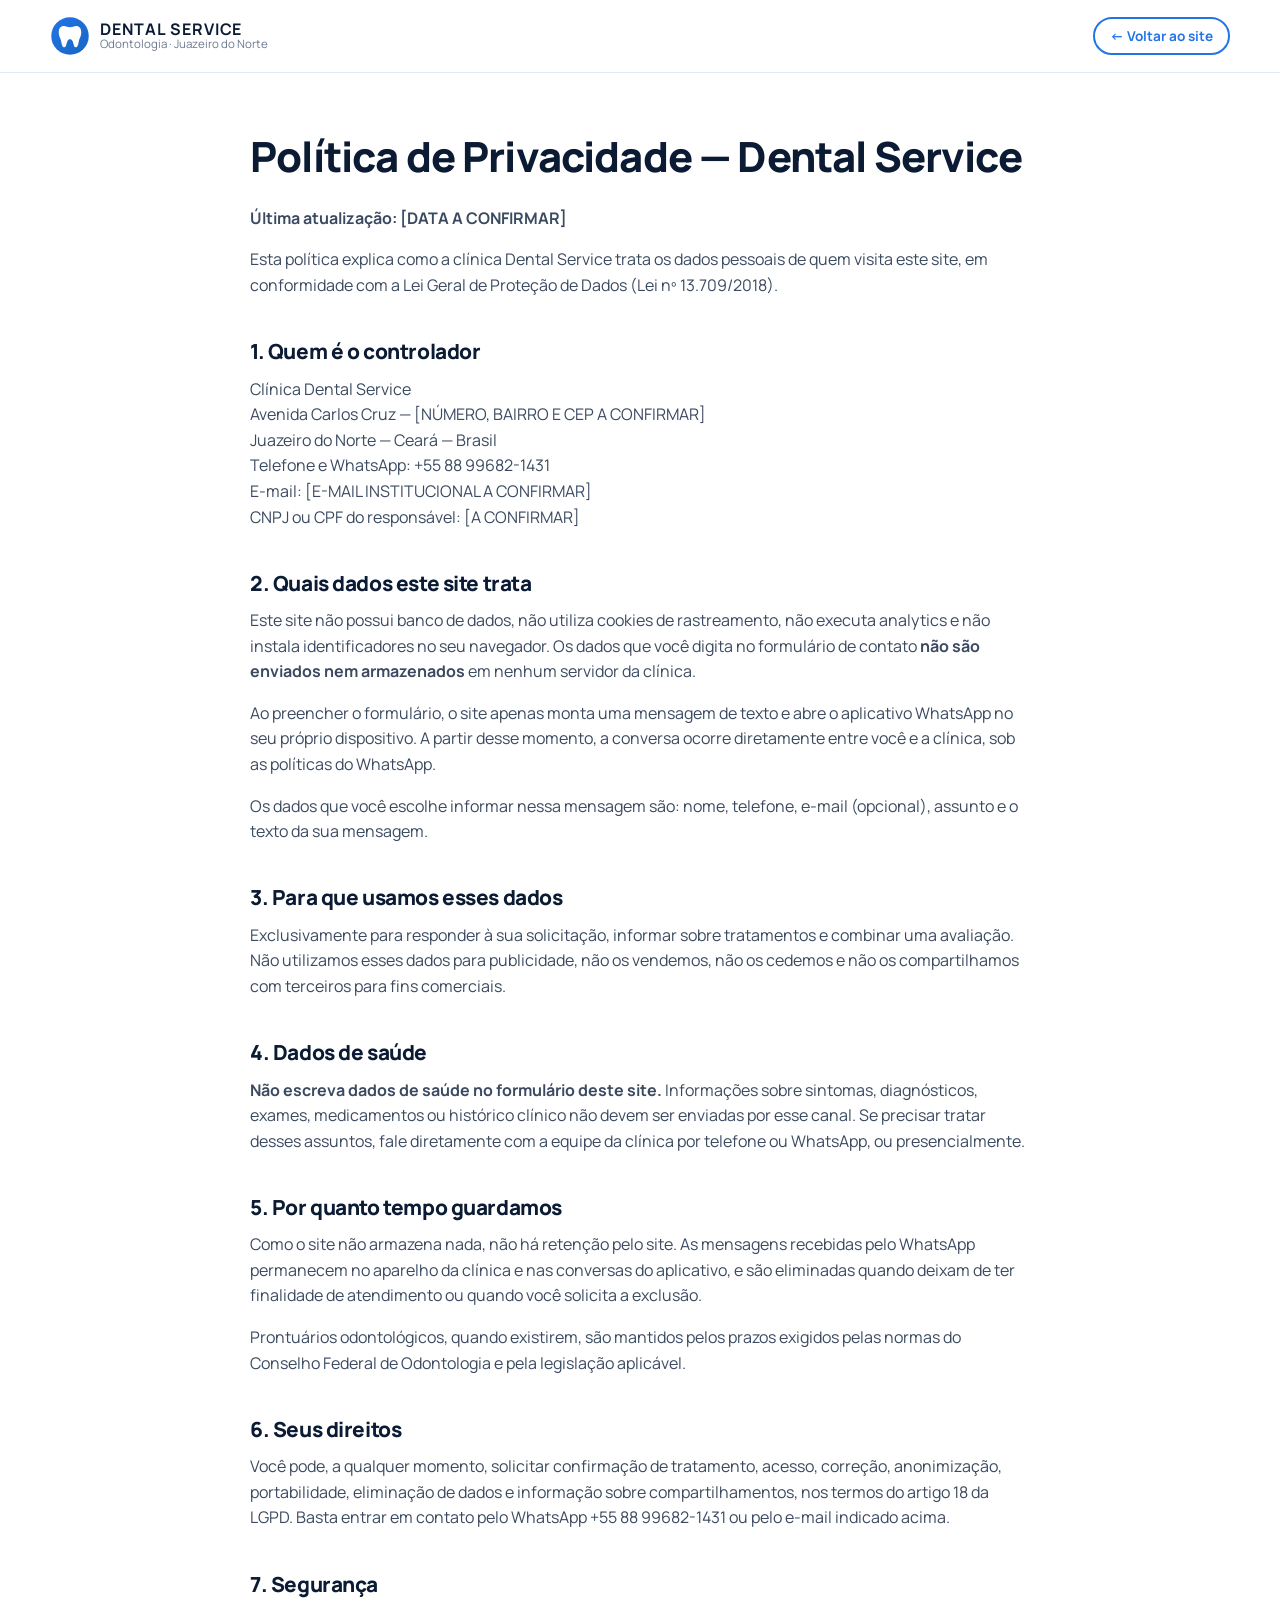
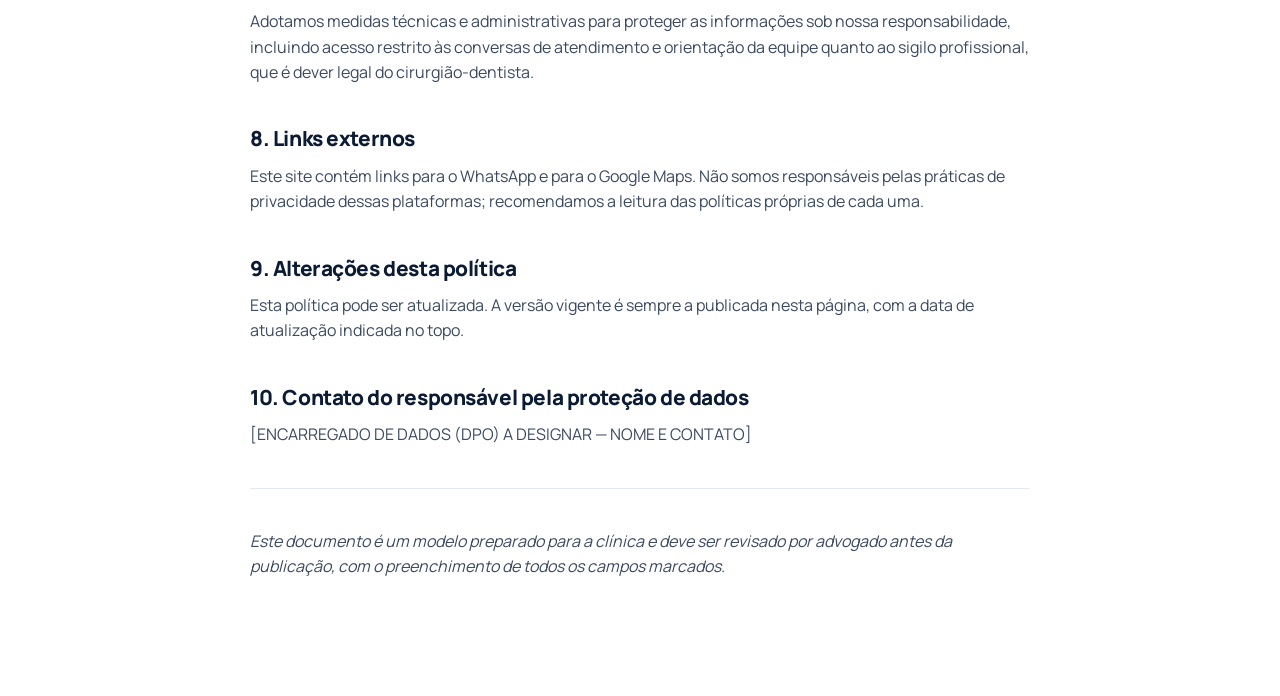
<file: politica-de-privacidade.html>
<!DOCTYPE html>
<html lang="pt-BR">
<head>
<meta charset="UTF-8">
<meta name="viewport" content="width=device-width, initial-scale=1">
<title>Política de Privacidade — Dental Service</title>
<meta name="description" content="Política de privacidade (LGPD) da clínica odontológica Dental Service, em Juazeiro do Norte (CE).">
<meta name="robots" content="index, follow">
<link rel="icon" href="assets/logo-dental-service.svg" type="image/svg+xml">
<link rel="preconnect" href="https://fonts.googleapis.com">
<link rel="preconnect" href="https://fonts.gstatic.com" crossorigin>
<link href="https://fonts.googleapis.com/css2?family=Manrope:wght@400;500;600;700;800&display=swap" rel="stylesheet">
<link rel="stylesheet" href="assets/style.css">
</head>
<body class="legal-page">
<header class="legal__top"><div class="wrap"><a class="brand" href="index.html"><img class="brand__mark" src="assets/logo-dental-service.svg" alt="" width="40" height="40"><span class="brand__text"><strong>DENTAL SERVICE</strong><small>Odontologia &middot; Juazeiro do Norte</small></span></a><a class="btn btn--outline btn--sm" href="index.html">&larr; Voltar ao site</a></div></header>
<main class="wrap legal">
<h1>Política de Privacidade — Dental Service</h1>
<p><strong>Última atualização: [DATA A CONFIRMAR]</strong></p>
<p>Esta política explica como a clínica Dental Service trata os dados pessoais de quem visita este site, em conformidade com a Lei Geral de Proteção de Dados (Lei nº 13.709/2018).</p>
<h2>1. Quem é o controlador</h2>
<p>Clínica Dental Service<br>
Avenida Carlos Cruz — [NÚMERO, BAIRRO E CEP A CONFIRMAR]<br>
Juazeiro do Norte — Ceará — Brasil<br>
Telefone e WhatsApp: +55 88 99682-1431<br>
E-mail: [E-MAIL INSTITUCIONAL A CONFIRMAR]<br>
CNPJ ou CPF do responsável: [A CONFIRMAR]</p>
<h2>2. Quais dados este site trata</h2>
<p>Este site não possui banco de dados, não utiliza cookies de rastreamento, não executa analytics e não instala identificadores no seu navegador. Os dados que você digita no formulário de contato <strong>não são enviados nem armazenados</strong> em nenhum servidor da clínica.</p>
<p>Ao preencher o formulário, o site apenas monta uma mensagem de texto e abre o aplicativo WhatsApp no seu próprio dispositivo. A partir desse momento, a conversa ocorre diretamente entre você e a clínica, sob as políticas do WhatsApp.</p>
<p>Os dados que você escolhe informar nessa mensagem são: nome, telefone, e-mail (opcional), assunto e o texto da sua mensagem.</p>
<h2>3. Para que usamos esses dados</h2>
<p>Exclusivamente para responder à sua solicitação, informar sobre tratamentos e combinar uma avaliação. Não utilizamos esses dados para publicidade, não os vendemos, não os cedemos e não os compartilhamos com terceiros para fins comerciais.</p>
<h2>4. Dados de saúde</h2>
<p><strong>Não escreva dados de saúde no formulário deste site.</strong> Informações sobre sintomas, diagnósticos, exames, medicamentos ou histórico clínico não devem ser enviadas por esse canal. Se precisar tratar desses assuntos, fale diretamente com a equipe da clínica por telefone ou WhatsApp, ou presencialmente.</p>
<h2>5. Por quanto tempo guardamos</h2>
<p>Como o site não armazena nada, não há retenção pelo site. As mensagens recebidas pelo WhatsApp permanecem no aparelho da clínica e nas conversas do aplicativo, e são eliminadas quando deixam de ter finalidade de atendimento ou quando você solicita a exclusão.</p>
<p>Prontuários odontológicos, quando existirem, são mantidos pelos prazos exigidos pelas normas do Conselho Federal de Odontologia e pela legislação aplicável.</p>
<h2>6. Seus direitos</h2>
<p>Você pode, a qualquer momento, solicitar confirmação de tratamento, acesso, correção, anonimização, portabilidade, eliminação de dados e informação sobre compartilhamentos, nos termos do artigo 18 da LGPD. Basta entrar em contato pelo WhatsApp +55 88 99682-1431 ou pelo e-mail indicado acima.</p>
<h2>7. Segurança</h2>
<p>Adotamos medidas técnicas e administrativas para proteger as informações sob nossa responsabilidade, incluindo acesso restrito às conversas de atendimento e orientação da equipe quanto ao sigilo profissional, que é dever legal do cirurgião-dentista.</p>
<h2>8. Links externos</h2>
<p>Este site contém links para o WhatsApp e para o Google Maps. Não somos responsáveis pelas práticas de privacidade dessas plataformas; recomendamos a leitura das políticas próprias de cada uma.</p>
<h2>9. Alterações desta política</h2>
<p>Esta política pode ser atualizada. A versão vigente é sempre a publicada nesta página, com a data de atualização indicada no topo.</p>
<h2>10. Contato do responsável pela proteção de dados</h2>
<p>[ENCARREGADO DE DADOS (DPO) A DESIGNAR — NOME E CONTATO]</p>
<hr>
<p><em>Este documento é um modelo preparado para a clínica e deve ser revisado por advogado antes da publicação, com o preenchimento de todos os campos marcados.</em></p>
</main>
</body>
</html>
</file>
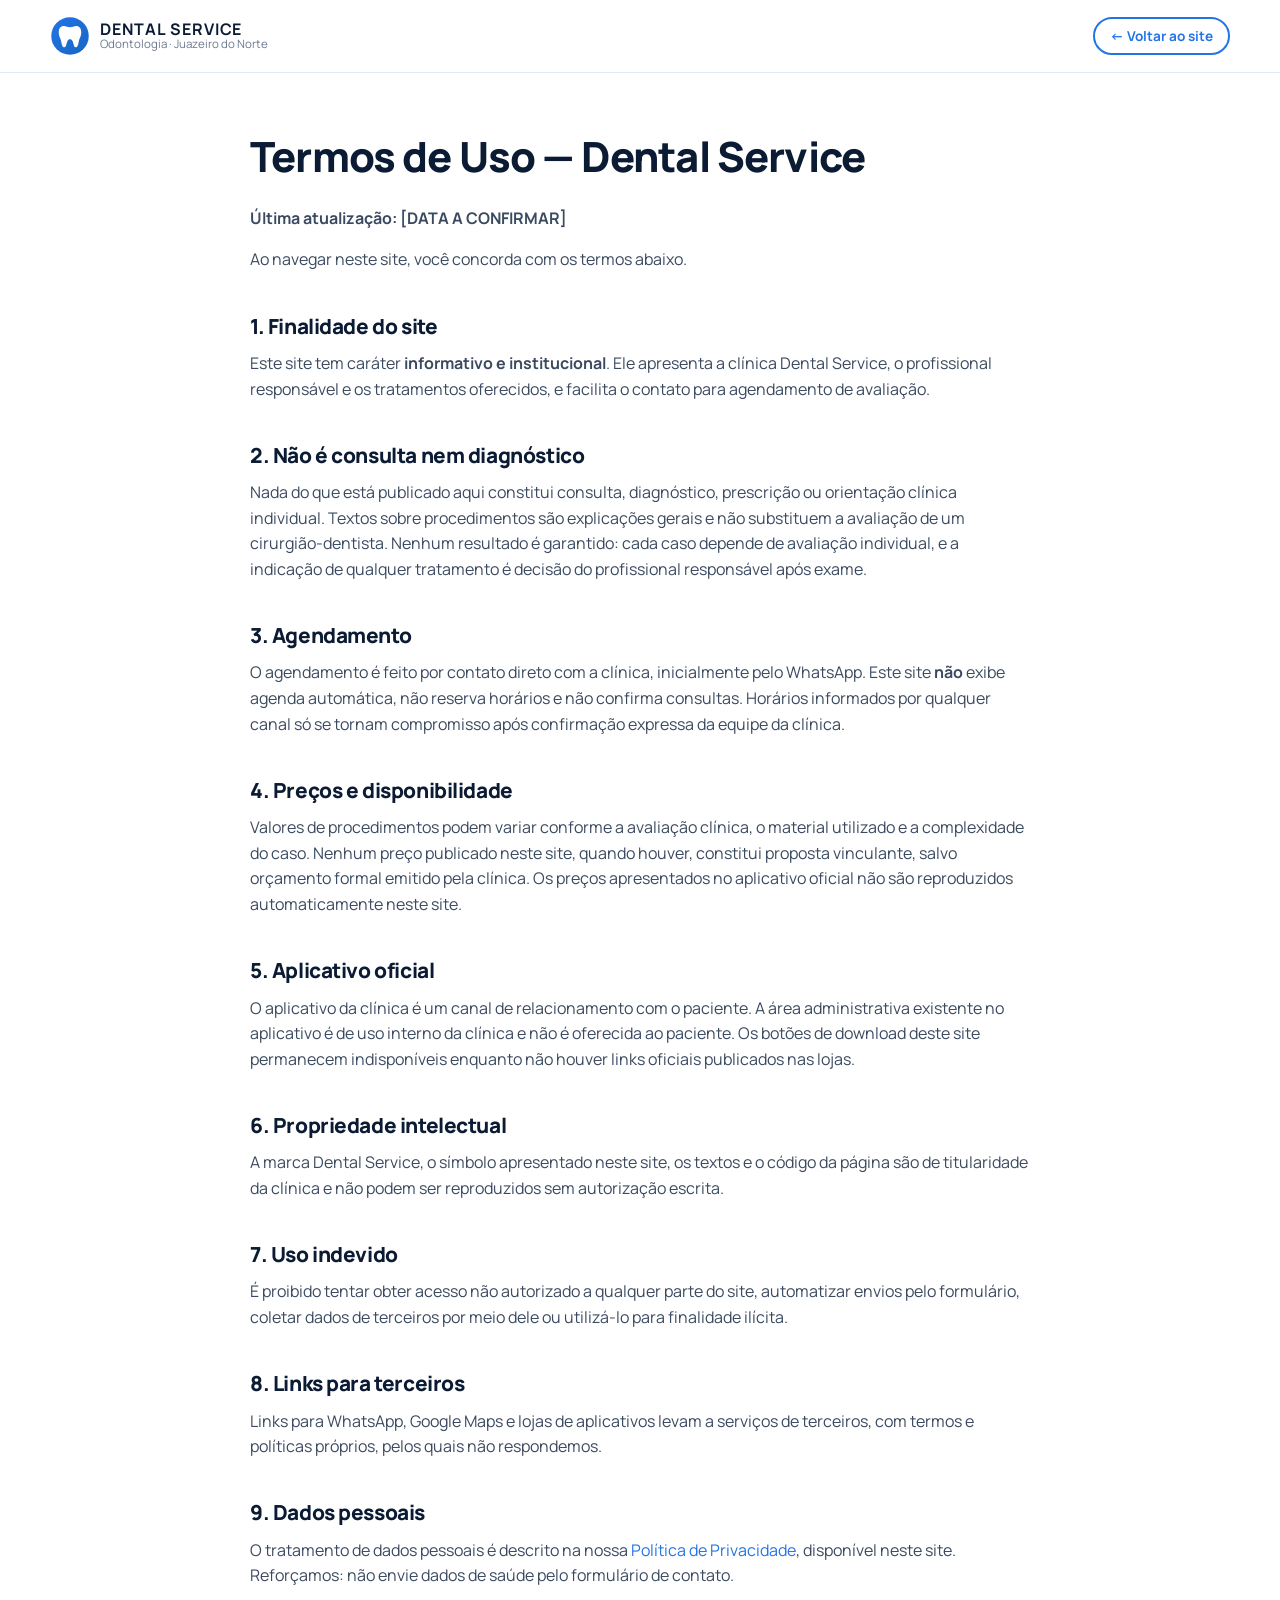
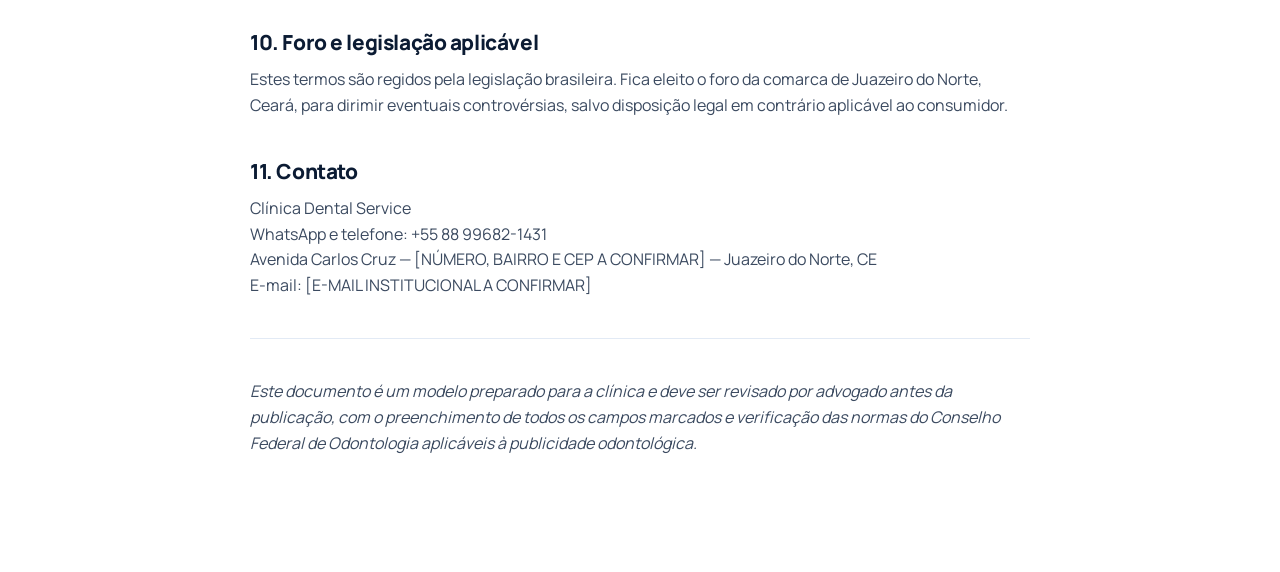
<file: termos-de-uso.html>
<!DOCTYPE html>
<html lang="pt-BR">
<head>
<meta charset="UTF-8">
<meta name="viewport" content="width=device-width, initial-scale=1">
<title>Termos de Uso — Dental Service</title>
<meta name="description" content="Termos de uso do site da clínica odontológica Dental Service, em Juazeiro do Norte (CE).">
<meta name="robots" content="index, follow">
<link rel="icon" href="assets/logo-dental-service.svg" type="image/svg+xml">
<link rel="preconnect" href="https://fonts.googleapis.com">
<link rel="preconnect" href="https://fonts.gstatic.com" crossorigin>
<link href="https://fonts.googleapis.com/css2?family=Manrope:wght@400;500;600;700;800&display=swap" rel="stylesheet">
<link rel="stylesheet" href="assets/style.css">
</head>
<body class="legal-page">
<header class="legal__top"><div class="wrap"><a class="brand" href="index.html"><img class="brand__mark" src="assets/logo-dental-service.svg" alt="" width="40" height="40"><span class="brand__text"><strong>DENTAL SERVICE</strong><small>Odontologia &middot; Juazeiro do Norte</small></span></a><a class="btn btn--outline btn--sm" href="index.html">&larr; Voltar ao site</a></div></header>
<main class="wrap legal">
<h1>Termos de Uso — Dental Service</h1>
<p><strong>Última atualização: [DATA A CONFIRMAR]</strong></p>
<p>Ao navegar neste site, você concorda com os termos abaixo.</p>
<h2>1. Finalidade do site</h2>
<p>Este site tem caráter <strong>informativo e institucional</strong>. Ele apresenta a clínica Dental Service, o profissional responsável e os tratamentos oferecidos, e facilita o contato para agendamento de avaliação.</p>
<h2>2. Não é consulta nem diagnóstico</h2>
<p>Nada do que está publicado aqui constitui consulta, diagnóstico, prescrição ou orientação clínica individual. Textos sobre procedimentos são explicações gerais e não substituem a avaliação de um cirurgião-dentista. Nenhum resultado é garantido: cada caso depende de avaliação individual, e a indicação de qualquer tratamento é decisão do profissional responsável após exame.</p>
<h2>3. Agendamento</h2>
<p>O agendamento é feito por contato direto com a clínica, inicialmente pelo WhatsApp. Este site <strong>não</strong> exibe agenda automática, não reserva horários e não confirma consultas. Horários informados por qualquer canal só se tornam compromisso após confirmação expressa da equipe da clínica.</p>
<h2>4. Preços e disponibilidade</h2>
<p>Valores de procedimentos podem variar conforme a avaliação clínica, o material utilizado e a complexidade do caso. Nenhum preço publicado neste site, quando houver, constitui proposta vinculante, salvo orçamento formal emitido pela clínica. Os preços apresentados no aplicativo oficial não são reproduzidos automaticamente neste site.</p>
<h2>5. Aplicativo oficial</h2>
<p>O aplicativo da clínica é um canal de relacionamento com o paciente. A área administrativa existente no aplicativo é de uso interno da clínica e não é oferecida ao paciente. Os botões de download deste site permanecem indisponíveis enquanto não houver links oficiais publicados nas lojas.</p>
<h2>6. Propriedade intelectual</h2>
<p>A marca Dental Service, o símbolo apresentado neste site, os textos e o código da página são de titularidade da clínica e não podem ser reproduzidos sem autorização escrita.</p>
<h2>7. Uso indevido</h2>
<p>É proibido tentar obter acesso não autorizado a qualquer parte do site, automatizar envios pelo formulário, coletar dados de terceiros por meio dele ou utilizá-lo para finalidade ilícita.</p>
<h2>8. Links para terceiros</h2>
<p>Links para WhatsApp, Google Maps e lojas de aplicativos levam a serviços de terceiros, com termos e políticas próprios, pelos quais não respondemos.</p>
<h2>9. Dados pessoais</h2>
<p>O tratamento de dados pessoais é descrito na nossa <a href="politica-de-privacidade.html">Política de Privacidade</a>, disponível neste site. Reforçamos: não envie dados de saúde pelo formulário de contato.</p>
<h2>10. Foro e legislação aplicável</h2>
<p>Estes termos são regidos pela legislação brasileira. Fica eleito o foro da comarca de Juazeiro do Norte, Ceará, para dirimir eventuais controvérsias, salvo disposição legal em contrário aplicável ao consumidor.</p>
<h2>11. Contato</h2>
<p>Clínica Dental Service<br>
WhatsApp e telefone: +55 88 99682-1431<br>
Avenida Carlos Cruz — [NÚMERO, BAIRRO E CEP A CONFIRMAR] — Juazeiro do Norte, CE<br>
E-mail: [E-MAIL INSTITUCIONAL A CONFIRMAR]</p>
<hr>
<p><em>Este documento é um modelo preparado para a clínica e deve ser revisado por advogado antes da publicação, com o preenchimento de todos os campos marcados e verificação das normas do Conselho Federal de Odontologia aplicáveis à publicidade odontológica.</em></p>
</main>
</body>
</html>
</file>
<file: assets/style.css>
/* Dental Service — design system */
:root{
  --blue:#2375E5;--blue-d:#1765C5;--navy:#0E3C7A;--ink:#0B1B33;--text:#3B4A60;--muted:#6B7A90;
  --bg:#fff;--tint:#F3F7FD;--line:#E2EAF5;--amber:#B26B00;--amber-bg:#FFF6E5;
  --grad:linear-gradient(135deg,var(--blue),var(--blue-d));
  --r:18px;--shadow:0 20px 50px -20px rgba(14,60,122,.35);
  --font:"Manrope",system-ui,-apple-system,Segoe UI,Roboto,sans-serif;
}
*,*::before,*::after{box-sizing:border-box}
html{scroll-behavior:smooth;scroll-padding-top:90px}
body{margin:0;font-family:var(--font);color:var(--text);background:var(--bg);line-height:1.6;-webkit-font-smoothing:antialiased;overflow-x:hidden}
img{max-width:100%;display:block}
a{color:var(--blue);text-decoration:none}
h1,h2,h3,h4{color:var(--ink);line-height:1.15;margin:0 0 .6em;font-weight:800;letter-spacing:-.02em}
h2{font-size:clamp(1.8rem,3.5vw,2.6rem)}
h3{font-size:1.2rem}
p{margin:0 0 1em}
code{background:var(--tint);padding:.1em .4em;border-radius:6px;font-size:.9em}
.wrap{width:min(1180px,100% - 40px);margin-inline:auto}
.skip{position:absolute;left:-999px;top:10px;background:var(--ink);color:#fff;padding:10px 16px;border-radius:8px;z-index:200}
.skip:focus{left:10px}
.todo,.card__price{color:var(--amber);background:var(--amber-bg);border:1px dashed #E7B866;border-radius:8px;padding:.15em .5em;font-size:.85em;display:inline-block}

/* buttons */
.btn{display:inline-flex;align-items:center;justify-content:center;gap:.5em;font:700 .95rem var(--font);padding:.85em 1.4em;border-radius:999px;border:2px solid transparent;cursor:pointer;transition:transform .2s,box-shadow .2s,background .2s;white-space:nowrap}
.btn:hover{transform:translateY(-2px)}
.btn--primary{background:var(--grad);color:#fff;box-shadow:0 10px 25px -10px var(--blue)}
.btn--ghost{background:#fff;color:var(--ink);border-color:var(--line)}
.btn--outline{background:transparent;color:var(--blue);border-color:var(--blue)}
.btn--white{background:#fff;color:var(--navy)}
.btn--ghost-light{background:transparent;color:#fff;border-color:rgba(255,255,255,.5)}
.btn--sm{padding:.6em 1.1em;font-size:.85rem}
.btn--lg{padding:1em 1.8em;font-size:1rem}
.btn--block{width:100%}

/* header */
.topbar{position:fixed;inset:0 0 auto;z-index:100;transition:background .3s,box-shadow .3s}
.topbar.is-scrolled{background:rgba(255,255,255,.92);backdrop-filter:blur(12px);box-shadow:0 1px 0 var(--line)}
.topbar__inner{display:flex;align-items:center;gap:24px;height:76px}
.brand{display:flex;align-items:center;gap:10px;color:var(--ink)}
.brand__text{display:flex;flex-direction:column;line-height:1.1}
.brand__text strong{font-size:1rem;letter-spacing:.06em}
.brand__text small{font-size:.72rem;color:var(--muted)}
.nav{display:flex;gap:4px;margin-left:auto}
.nav__link{color:var(--text);font-weight:600;font-size:.9rem;padding:.5em .8em;border-radius:999px}
.nav__link:hover,.nav__link.is-active{color:var(--blue);background:var(--tint)}
.burger{display:none;background:none;border:0;width:40px;height:40px;cursor:pointer;flex-direction:column;justify-content:center;gap:5px}
.burger span{display:block;height:2px;background:var(--ink);border-radius:2px;transition:.3s}
.progress{position:absolute;left:0;bottom:0;height:3px;width:0;background:var(--grad)}

/* hero */
.hero{position:relative;padding:150px 0 40px;overflow:hidden;background:linear-gradient(180deg,#EEF4FD,#fff)}
.hero__bg{position:absolute;inset:0;pointer-events:none}
.orb{position:absolute;border-radius:50%;filter:blur(60px);opacity:.55}
.orb--1{width:420px;height:420px;background:#9CC3FF;top:-80px;right:-60px}
.orb--2{width:300px;height:300px;background:#C9DEFF;bottom:40px;left:-80px}
.orb--3{width:220px;height:220px;background:#7FB0F5;top:40%;left:45%}
.grid-floor{position:absolute;inset:auto 0 0;height:40%;background-image:linear-gradient(var(--line) 1px,transparent 1px),linear-gradient(90deg,var(--line) 1px,transparent 1px);background-size:40px 40px;mask-image:linear-gradient(transparent,#000);opacity:.6}
.hero__inner{position:relative;display:grid;grid-template-columns:1.1fr .9fr;gap:40px;align-items:center}
.eyebrow{display:inline-flex;align-items:center;gap:8px;font-size:.8rem;font-weight:700;text-transform:uppercase;letter-spacing:.08em;color:var(--blue)}
.eyebrow--light{color:#9CC3FF}
.dot{width:8px;height:8px;border-radius:50%;background:currentColor;box-shadow:0 0 0 4px rgba(35,117,229,.15)}
.hero__title{font-size:clamp(2.3rem,5vw,3.8rem)}
.hero__lead{font-size:1.15rem;max-width:34em}
.hero__actions{display:flex;flex-wrap:wrap;gap:12px;margin:28px 0}
.hero__facts{list-style:none;padding:0;margin:0;display:flex;flex-wrap:wrap;gap:28px}
.hero__facts li{display:flex;flex-direction:column}
.hero__facts strong{color:var(--ink);font-size:1.2rem}
.hero__facts span{font-size:.85rem;color:var(--muted)}
.hero__scene{perspective:1000px}
.scene{position:relative;aspect-ratio:1;max-width:460px;margin-inline:auto;transform-style:preserve-3d;transition:transform .2s}
.scene__ring{position:absolute;border-radius:50%;border:2px solid rgba(35,117,229,.25)}
.scene__ring--outer{inset:0;animation:spin 30s linear infinite;border-style:dashed}
.scene__ring--inner{inset:12%;background:radial-gradient(circle,#fff,#E3EEFD)}
.tooth{position:absolute;inset:14%;display:grid;place-items:center;animation:float 6s ease-in-out infinite}
.tooth__body{position:relative;width:70%}
.tooth__img{width:100%;height:auto;filter:drop-shadow(0 30px 30px rgba(14,60,122,.25))}
.tooth__shadow{position:absolute;bottom:-4%;left:25%;width:50%;height:10%;background:radial-gradient(rgba(14,60,122,.3),transparent 70%)}
.tooth__gloss{display:none}
.chip{position:absolute;background:#fff;border-radius:999px;padding:.5em 1em;font-weight:700;font-size:.8rem;color:var(--ink);box-shadow:var(--shadow);animation:float 5s ease-in-out infinite}
.chip--1{top:12%;left:-4%}.chip--2{top:45%;right:-6%;animation-delay:-2s}.chip--3{bottom:10%;left:6%;animation-delay:-4s}
@keyframes float{50%{transform:translateY(-12px)}}
@keyframes spin{to{transform:rotate(360deg)}}
.marquee{overflow:hidden;margin-top:60px;mask-image:linear-gradient(90deg,transparent,#000 10%,#000 90%,transparent)}
.marquee__track{display:flex;gap:24px;width:max-content;animation:marquee 30s linear infinite;font-weight:700;color:var(--navy)}
.marquee .sep{color:var(--blue)}
@keyframes marquee{to{transform:translateX(-50%)}}

/* sections */
.sec{padding:100px 0}
.sec--tint{background:var(--tint)}
.sec__head{max-width:720px;margin-bottom:48px}
.sec__head--center{margin-inline:auto;text-align:center}
.lead{font-size:1.05rem}
.sec__grid{display:grid;gap:40px}
.values{display:grid;grid-template-columns:repeat(4,1fr);gap:20px}
.value,.card,.quote{background:#fff;border:1px solid var(--line);border-radius:var(--r);padding:28px;transition:transform .3s,box-shadow .3s}
.value:hover,.card:hover{transform:translateY(-4px);box-shadow:var(--shadow)}
.value__ico,.card__ico,.info__ico{width:48px;height:48px;border-radius:14px;background:var(--grad);display:grid;place-items:center;margin-bottom:16px}
.value__ico svg,.card__ico svg,.info__ico svg{width:24px;height:24px;fill:none;stroke:#fff;stroke-width:2;stroke-linecap:round;stroke-linejoin:round}
.fill-note{background:var(--amber-bg);border:1px dashed #E7B866;border-radius:var(--r);padding:20px 24px;color:var(--amber)}
.fill-note ul{margin:0;padding-left:1.2em}
.cards{display:grid;grid-template-columns:repeat(auto-fill,minmax(320px,1fr));gap:24px}
.card{display:flex;flex-direction:column}
.card__list{padding-left:1.1em;margin:0 0 20px;font-size:.92rem}
.card__actions{display:flex;flex-wrap:wrap;gap:8px;margin-top:auto}
.card__price{margin:16px 0 0;align-self:flex-start}
.card--slot{border:2px dashed var(--line);background:transparent;display:grid;place-items:center;text-align:center}
.card__slot-plus{font-size:2.5rem;color:var(--blue);font-weight:300}
.disclaimer{font-size:.85rem;color:var(--muted);text-align:center;max-width:760px;margin:40px auto 0}

/* professional */
.prof{display:grid;grid-template-columns:.9fr 1.1fr;gap:60px;align-items:center}
.prof__photo{position:relative}
.prof__frame{position:relative;border-radius:28px;overflow:hidden;aspect-ratio:1;background:var(--grad);box-shadow:var(--shadow)}
.prof__frame img{width:100%;height:100%;object-fit:cover}
.prof__frame.is-empty::after{content:"Foto do profissional";position:absolute;inset:0;display:grid;place-items:center;color:#fff;font-weight:700;opacity:.8}
.prof__glow{position:absolute;inset:0;background:linear-gradient(180deg,transparent 60%,rgba(14,60,122,.35))}
.prof__badge{position:absolute;right:-16px;bottom:24px;background:#fff;border-radius:16px;padding:14px 20px;box-shadow:var(--shadow);display:flex;flex-direction:column}
.prof__badge strong{font-size:1.4rem;color:var(--blue)}
.prof__badge span{font-size:.8rem}
.prof__spec{font-weight:700;color:var(--blue)}
.prof__data{display:grid;gap:0;margin:24px 0;border-top:1px solid var(--line)}
.prof__data div{display:grid;grid-template-columns:180px 1fr;gap:12px;padding:12px 0;border-bottom:1px solid var(--line)}
.prof__data dt{font-weight:700;color:var(--ink)}
.prof__data dd{margin:0}
.prof__data em{color:var(--muted);font-size:.85em}
.prof__actions{display:flex;flex-wrap:wrap;gap:12px}

/* gallery */
.gal{display:grid;grid-template-columns:repeat(3,1fr);gap:20px}
.gal__slot{aspect-ratio:4/3;border:2px dashed #C9D8EE;border-radius:var(--r);background:#fff;display:flex;flex-direction:column;align-items:center;justify-content:center;gap:4px;font-family:var(--font);color:var(--ink);cursor:default}
.gal__plus{font-size:2rem;color:var(--blue)}
.gal__slot small{color:var(--amber)}

/* app */
.app{background:radial-gradient(circle at 80% 20%,#1E5FBF,var(--navy) 60%);color:#C9D8EE;overflow:hidden}
.app h2,.app strong{color:#fff}
.app__grid{display:grid;grid-template-columns:1fr 1fr;gap:60px;align-items:center}
.app__feats{list-style:none;padding:0;margin:28px 0;display:grid;gap:16px}
.app__feats li{display:flex;gap:16px}
.app__feats span{font-weight:800;color:#9CC3FF}
.app__feats p{margin:0;font-size:.92rem}
.stores{display:flex;gap:12px;flex-wrap:wrap}
.store{display:inline-flex;align-items:center;gap:10px;background:rgba(255,255,255,.08);border:1px solid rgba(255,255,255,.2);color:#fff;border-radius:12px;padding:10px 16px;font-family:var(--font);opacity:.7;cursor:not-allowed}
.store svg{width:22px;height:22px;fill:currentColor}
.store span{display:flex;flex-direction:column;text-align:left;line-height:1.1}
.store small{font-size:.65rem}
.stores__note,.app__note{font-size:.82rem;opacity:.8;margin-top:14px}
.app__note{padding-top:30px}
.app__phones{position:relative;height:560px}
.phone{position:absolute;margin:0;width:240px}
.phone__body{position:relative;border-radius:36px;border:8px solid #0A1A33;background:#13284A;overflow:hidden;aspect-ratio:360/785;box-shadow:0 40px 80px -30px rgba(0,0,0,.6)}
.phone__body img{width:100%;height:100%;object-fit:cover}
.phone__body.is-empty{background:linear-gradient(160deg,#2375E5,#0E3C7A)}
.phone__notch{position:absolute;top:8px;left:50%;transform:translateX(-50%);width:80px;height:20px;border-radius:999px;background:#0A1A33;z-index:2}
.phone--front{left:50%;top:0;transform:translateX(-50%);z-index:3}
.phone--back{left:0;top:60px;transform:rotate(-8deg) scale(.88);opacity:.85}
.phone--side{right:0;top:60px;transform:rotate(8deg) scale(.88);opacity:.85}

/* quotes */
.quotes{display:grid;grid-template-columns:repeat(3,1fr);gap:24px}
.quote--slot{border:2px dashed #E7B866;background:var(--amber-bg)}
.quote__stars{color:var(--amber);letter-spacing:4px;margin-bottom:12px}
.quote__text{color:var(--amber)}
.quote__author{font-weight:700;color:var(--amber);margin:0}

/* cta */
.sec--cta{background:var(--grad);color:#E3EEFD}
.sec--cta h2{color:#fff}
.cta{display:grid;grid-template-columns:1.1fr .9fr;gap:48px;align-items:center}
.cta__actions{display:flex;flex-wrap:wrap;gap:12px;margin-top:24px}
.cta__card{background:#fff;border-radius:24px;padding:32px;color:var(--text);box-shadow:var(--shadow)}
.steps{padding-left:1.2em;display:grid;gap:14px}
.steps li strong{display:block;color:var(--ink)}
.steps span{font-size:.9rem}
.micro{font-size:.8rem;color:var(--muted);margin:0}

/* contact */
.contact{display:grid;grid-template-columns:1fr 1fr;gap:48px}
.info{list-style:none;padding:0;margin:0 0 28px;display:grid;gap:18px}
.info li{display:flex;gap:14px}
.info__ico{flex:none;margin:0;width:42px;height:42px}
.info div{display:flex;flex-direction:column;align-items:flex-start;gap:4px}
.info strong{color:var(--ink)}
.map{border:1px solid var(--line);border-radius:var(--r);background:var(--tint);padding:24px}
.map__inner p{font-size:.9rem}
.contact__form{background:#fff;border:1px solid var(--line);border-radius:24px;padding:32px;box-shadow:var(--shadow)}
.form__intro{font-size:.9rem;color:var(--muted)}
.field{margin-bottom:14px}
.row{display:grid;grid-template-columns:1fr 1fr;gap:14px}
label{display:block;font-weight:700;font-size:.85rem;color:var(--ink);margin-bottom:6px}
input,select,textarea{width:100%;font:inherit;padding:.75em 1em;border:1.5px solid var(--line);border-radius:12px;background:#fff;color:var(--ink);transition:border-color .2s,box-shadow .2s}
input:focus,select:focus,textarea:focus{outline:0;border-color:var(--blue);box-shadow:0 0 0 4px rgba(35,117,229,.15)}
.is-invalid{border-color:#D93025}
.field__error{color:#D93025;font-size:.8rem;margin:4px 0 0;min-height:0}
.field__error:empty{display:none}
.hp{position:absolute;left:-9999px;width:1px;height:1px;overflow:hidden}
.check{display:flex;gap:10px;align-items:flex-start;font-weight:500;font-size:.85rem;color:var(--text)}
.check input{width:18px;height:18px;flex:none;margin-top:2px}
.form__status{font-size:.9rem;font-weight:600;margin:12px 0 0;color:var(--blue)}
.form__status:empty{display:none}
.form__legal{font-size:.78rem;color:var(--muted);margin-top:14px}

/* footer */
.foot{background:#0A1A33;color:#9FB0C8;padding:70px 0 30px;font-size:.9rem}
.foot__top{display:grid;grid-template-columns:1.6fr repeat(4,1fr);gap:32px}
.foot__brand{display:flex;gap:14px;align-items:flex-start}
.foot__brand strong{color:#fff;letter-spacing:.06em}
.foot__col{display:flex;flex-direction:column;gap:8px;align-items:flex-start}
.foot h4{color:#fff;font-size:.9rem;margin-bottom:6px}
.foot a{color:#9FB0C8}.foot a:hover{color:#fff}
.store--mini{padding:6px 12px}
.foot__bottom{border-top:1px solid rgba(255,255,255,.1);margin-top:48px;padding-top:24px;font-size:.8rem}

/* floating */
.wa-float{position:fixed;right:20px;bottom:20px;width:58px;height:58px;border-radius:50%;background:#25D366;display:grid;place-items:center;box-shadow:0 10px 30px -8px rgba(37,211,102,.7);z-index:90;transition:transform .2s}
.wa-float:hover{transform:scale(1.08)}
.wa-float svg{width:30px;height:30px;fill:#fff}
.to-top{position:fixed;right:28px;bottom:92px;width:42px;height:42px;border-radius:50%;border:0;background:var(--ink);color:#fff;font-size:1.1rem;cursor:pointer;opacity:0;pointer-events:none;transition:opacity .3s;z-index:90}
.to-top.is-visible{opacity:1;pointer-events:auto}

/* reveal */
[data-reveal]{opacity:0;transform:translateY(24px);transition:opacity .7s ease,transform .7s ease}
[data-reveal].is-in{opacity:1;transform:none}
.no-js [data-reveal]{opacity:1;transform:none}

/* legal pages */
.legal__top{border-bottom:1px solid var(--line);padding:16px 0}
.legal__top .wrap{display:flex;justify-content:space-between;align-items:center;gap:16px}
.legal{max-width:780px;padding:60px 0 100px}
.legal h1{font-size:clamp(1.8rem,4vw,2.6rem)}
.legal h2{font-size:1.3rem;margin-top:2em}
.legal hr{border:0;border-top:1px solid var(--line);margin:40px 0}

/* responsive */
@media (max-width:1024px){
  .values{grid-template-columns:repeat(2,1fr)}
  .foot__top{grid-template-columns:repeat(2,1fr)}
  .nav__cta{display:none}
}
@media (max-width:900px){
  .burger{display:flex;margin-left:auto}
  .nav{position:fixed;inset:76px 0 auto;flex-direction:column;background:#fff;padding:16px 20px 24px;box-shadow:0 20px 40px -20px rgba(0,0,0,.2);transform:translateY(-120%);transition:transform .35s;margin:0}
  .nav.is-open{transform:none}
  .topbar.menu-open{background:#fff}
  .burger[aria-expanded="true"] span:nth-child(1){transform:translateY(7px) rotate(45deg)}
  .burger[aria-expanded="true"] span:nth-child(2){opacity:0}
  .burger[aria-expanded="true"] span:nth-child(3){transform:translateY(-7px) rotate(-45deg)}
  .hero__inner,.prof,.app__grid,.cta,.contact,.quotes{grid-template-columns:1fr}
  .hero{padding-top:120px}
  .hero__scene{max-width:360px;margin-inline:auto}
  .gal{grid-template-columns:repeat(2,1fr)}
  .prof__badge{right:12px}
  .app__phones{height:480px}
  .phone{width:200px}
}
@media (max-width:560px){
  .values,.gal,.row,.foot__top{grid-template-columns:1fr}
  .sec{padding:70px 0}
  .prof__data div{grid-template-columns:1fr;gap:2px}
  .app__phones{height:400px}
  .phone{width:170px}
  .brand__text small{display:none}
  .contact__form,.cta__card{padding:22px}
}
@media (prefers-reduced-motion:reduce){
  *,*::before,*::after{animation:none!important;transition:none!important;scroll-behavior:auto!important}
  [data-reveal]{opacity:1;transform:none}
}
@media print{.topbar,.wa-float,.to-top,.hero__scene,.marquee{display:none}}
</file>
